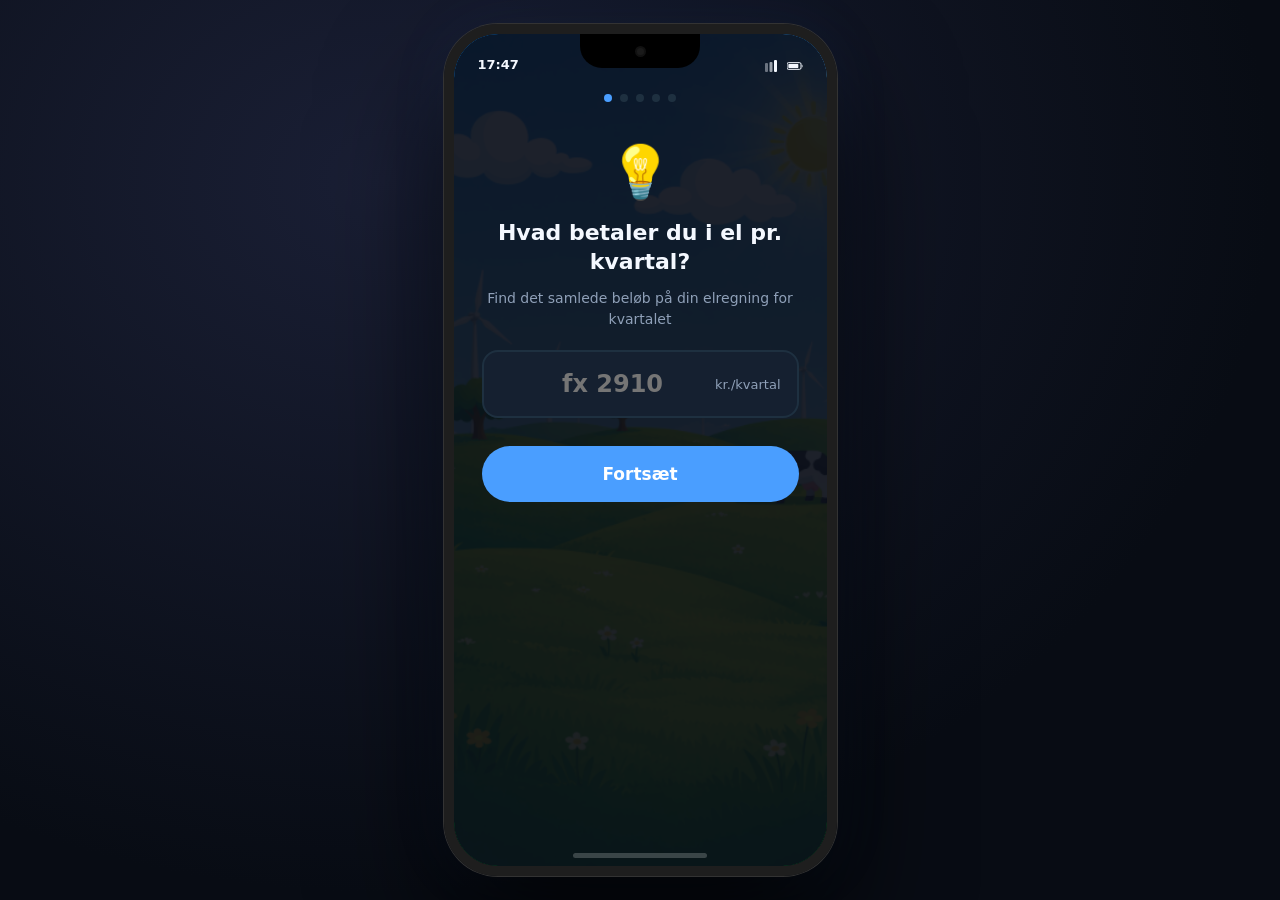
<file: index.html>
<!DOCTYPE html>
<html lang="da">
<head>
<meta name="viewport" content="width=device-width,initial-scale=1,user-scalable=no">
<meta charset="utf-8">
<title>V2H</title>
<link rel="stylesheet" href="style.css">
</head>
<body>

<div id="iphone-frame">
<div id="iphone-notch"><div id="iphone-camera"></div></div>
<div id="iphone-statusbar">
  <span id="sb-time">12:00</span>
  <div id="sb-icons">
    <svg width="16" height="12" viewBox="0 0 16 12"><rect x="0" y="3" width="3" height="9" rx="1" fill="currentColor" opacity=".4"/><rect x="4.5" y="2" width="3" height="10" rx="1" fill="currentColor" opacity=".6"/><rect x="9" y="0" width="3" height="12" rx="1" fill="currentColor"/></svg>
    <svg width="16" height="12" viewBox="0 0 24 12"><rect x="0" y="1" width="21" height="10" rx="2" fill="none" stroke="currentColor" stroke-width="1.5"/><rect x="2" y="3" width="15" height="6" rx="1" fill="currentColor"/><rect x="22" y="4" width="2" height="4" rx="1" fill="currentColor" opacity=".5"/></svg>
  </div>
</div>
<div id="iphone-screen">

<!-- NATUR BAGGRUND -->
<div id="nature-bg">
  <div class="sky"></div>
  <div class="sun"></div>
  <div class="cloud c1"></div>
  <div class="cloud c2"></div>
  <div class="cloud c3"></div>
</div>

<!-- ONBOARDING -->
<div id="onboarding">
  <div class="ob-progress" id="ob-dots"></div>

  <div class="ob-step" id="ob-step-1">
    <div class="ob-icon">💡</div>
    <h2>Hvad betaler du i el pr. kvartal?</h2>
    <p class="ob-sub">Find det samlede beløb på din elregning for kvartalet</p>
    <div class="ob-input-wrap">
      <input type="number" id="inp-elregning" placeholder="fx 2910" min="0" max="99999">
      <span class="ob-unit">kr./kvartal</span>
    </div>
    <button class="ob-next" onclick="obNext(1)">Fortsæt</button>
  </div>

  <div class="ob-step" id="ob-step-2" style="display:none">
    <div class="ob-icon">🚗</div>
    <h2>Hvor mange km kører du typisk på en arbejdsdag?</h2>
    <p class="ob-sub">Til og fra arbejde samlet</p>
    <div class="ob-input-wrap">
      <input type="number" id="inp-km" placeholder="fx 40" min="0" max="999">
      <span class="ob-unit">km/dag</span>
    </div>
    <button class="ob-next" onclick="obNext(2)">Fortsæt</button>
  </div>

  <div class="ob-step" id="ob-step-3" style="display:none">
    <div class="ob-icon">👨‍👩‍👧</div>
    <h2>Hvor mange personer er I i husstanden?</h2>
    <p class="ob-sub">Hjælper os estimere jeres forbrug</p>
    <div class="ob-stepper">
      <button class="step-btn" onclick="stepperChange(-1)">−</button>
      <span id="stepper-val">2</span>
      <button class="step-btn" onclick="stepperChange(1)">+</button>
    </div>
    <button class="ob-next" onclick="obNext(3)">Fortsæt</button>
  </div>

  <div class="ob-step" id="ob-step-4" style="display:none">
    <div class="ob-icon">🔌</div>
    <h2>Kan du lade bilen hjemme?</h2>
    <p class="ob-sub">Fx med en ladeboks eller stikkontakt</p>
    <div class="ob-choices">
      <button class="ob-choice" id="ch-ja" onclick="setChoice('hjemoplad','ja',this)">Ja</button>
      <button class="ob-choice" id="ch-nej" onclick="setChoice('hjemoplad','nej',this)">Nej</button>
    </div>
    <button class="ob-next" onclick="obNext(4)">Fortsæt</button>
  </div>

  <div class="ob-step" id="ob-step-5" style="display:none">
    <div class="ob-icon">🌙</div>
    <h2>Tager du spontane aftenture i bilen?</h2>
    <p class="ob-sub">Vi bruger det til at anbefale en minimumsgrænse</p>
    <div class="ob-choices three">
      <button class="ob-choice" onclick="setChoice('aftensture','sjældent',this)">Sjældent</button>
      <button class="ob-choice" onclick="setChoice('aftensture','nogle',this)">Nogle gange</button>
      <button class="ob-choice" onclick="setChoice('aftensture','ofte',this)">Ofte</button>
    </div>
    <button class="ob-next" onclick="obNext(5)">Se dit estimat</button>
  </div>

  <div class="ob-step" id="ob-summary" style="display:none">
    <div class="ob-icon">✅</div>
    <h2>Vi har lavet dit personlige estimat</h2>
    <div class="ob-summary-card">
      <div class="ob-sum-row">
        <span class="ob-sum-lbl">Gennemsnitlig elpris</span>
        <span class="ob-sum-val" id="sum-elpris" style="color:var(--bl)">—</span>
      </div>
      <div class="ob-sum-row">
        <span class="ob-sum-lbl">Potentiel besparelse</span>
        <span class="ob-sum-val" id="sum-besparelse">—</span>
      </div>
      <div class="ob-sum-row">
        <span class="ob-sum-lbl">Anbefalet minimumsgrænse</span>
        <span class="ob-sum-val" id="sum-min">—</span>
      </div>
    </div>
    <p class="ob-fine">Baseret på din gennemsnitlige elpris og at 90% af dit forbrug flyttes til natpris via V2H</p>
    <button class="ob-next" onclick="obFinish()">Kom i gang</button>
  </div>
</div>

<!-- MAIN APP -->
<div id="app" style="display:none">

  <!-- HJEM -->
  <div class="screen" id="screen-hjem">

    <div class="hjem-body">
      <!-- Price gauge left -->
      <div class="gauge-wrap">
        <div class="gauge-bar" id="gauge-bar">
          <div class="gauge-marker" id="gauge-marker"></div>
        </div>
        <div class="gauge-label" id="gauge-label">— kr/kWh</div>
        <div class="gauge-status">Elpris nu</div>
      </div>

      <!-- Center content -->
      <div class="hjem-center">
        <!-- Mini cards -->
        <div class="hjem-cards">
          <div class="mini-card">
            <div class="mini-card-lbl">Batteri</div>
            <div class="mini-card-val" id="hjem-soc">95%</div>
            <div class="mini-card-sub" id="hjem-km">— km</div>
          </div>
          <div class="mini-card">
            <div class="mini-card-lbl">Strømpris</div>
            <div class="mini-card-val" id="hjem-price">— øre</div>
            <div class="mini-card-sub" id="hjem-price-lbl">—</div>
          </div>
        </div>

        <!-- Besparelse all time -->
        <div class="sav-alltime-card">
          <div class="sav-alltime-lbl">All time besparelse</div>
          <div class="sav-alltime-vals">
            <div class="sav-alltime-item">
              <div class="sav-alltime-icon">💰</div>
              <div class="sav-alltime-val" id="hjem-savings">0,00 kr.</div>
            </div>
            <div class="sav-alltime-divider"></div>
            <div class="sav-alltime-item">
              <div class="sav-alltime-icon">📱</div>
              <div class="sav-alltime-val" id="hjem-iphone">0 opl.</div>
            </div>
          </div>
        </div>
      </div>
    </div>

    <!-- Bund: Automatisk + Swipe -->
    <div class="hjem-swipe-wrap">
      <button class="auto-btn" id="auto-btn" onclick="toggleAuto()">
        <span class="auto-dot" id="auto-dot"></span>
        <span id="auto-lbl">Automatisk tilstand</span>
      </button>
      <div class="swipe-track" id="swipe-track">
        <div class="swipe-thumb" id="swipe-thumb"></div>
        <span class="swipe-lbl" id="swipe-lbl">Tilslut elbil →</span>
      </div>
    </div>
  </div>

  <!-- STRØM -->
  <div class="screen" id="screen-strom" style="display:none">
    <div class="screen-header">Strøm</div>

    <div class="card">
      <div class="card-lbl">Pris lige nu</div>
      <div class="strom-now">
        <span class="strom-price" id="strom-price">—</span>
        <span class="strom-unit">kr/kWh</span>
      </div>
      <div class="strom-tag" id="strom-tag">—</div>
    </div>

    <div class="card">
      <div class="card-lbl">Energisammensætning</div>
      <div class="emix-list">
        <div class="emix-row">
          <span class="emix-name">Vind, vand &amp; sol</span>
          <div class="emix-bar-wrap"><div class="emix-bar" id="emix-vind" style="background:#22c55e"></div></div>
          <span class="emix-pct" id="emix-vind-pct">—%</span>
        </div>
        <div class="emix-row">
          <span class="emix-name">Biomasse &amp; affald</span>
          <div class="emix-bar-wrap"><div class="emix-bar" id="emix-bio" style="background:#84cc16"></div></div>
          <span class="emix-pct" id="emix-bio-pct">—%</span>
        </div>
        <div class="emix-row">
          <span class="emix-name">Naturgas</span>
          <div class="emix-bar-wrap"><div class="emix-bar" id="emix-gas" style="background:#f97316"></div></div>
          <span class="emix-pct" id="emix-gas-pct">—%</span>
        </div>
        <div class="emix-row">
          <span class="emix-name">Kul</span>
          <div class="emix-bar-wrap"><div class="emix-bar" id="emix-kul" style="background:#6b7a99"></div></div>
          <span class="emix-pct" id="emix-kul-pct">—%</span>
        </div>
        <div class="emix-row">
          <span class="emix-name">Atomkraft</span>
          <div class="emix-bar-wrap"><div class="emix-bar" id="emix-atom" style="background:#a855f7"></div></div>
          <span class="emix-pct" id="emix-atom-pct">—%</span>
        </div>
        <div class="emix-row">
          <span class="emix-name">Olie</span>
          <div class="emix-bar-wrap"><div class="emix-bar" id="emix-olie" style="background:#ef4444"></div></div>
          <span class="emix-pct" id="emix-olie-pct">—%</span>
        </div>
      </div>
    </div>

    <div class="card chart-card">
      <div class="card-lbl">Prisprognose i dag</div>
      <svg id="price-chart" width="100%" height="120"></svg>
      <div class="chart-legend">
        <span class="legend-now">● Nu</span>
        <span class="legend-cheap">● Billigst</span>
      </div>
    </div>
  </div>

  <!-- BILBATTERI -->
  <div class="screen" id="screen-batteri" style="display:none">
    <div class="screen-header">Bilbatteri</div>

    <div class="batt-arc-wrap">
      <svg viewBox="0 0 200 110" class="batt-svg">
        <path id="batt-track" d="M15,105 A95,95 0 0,1 185,105" fill="none" stroke-width="16" stroke-linecap="round"/>
        <path id="batt-fill" d="M15,105 A95,95 0 0,1 185,105" fill="none" stroke-width="16" stroke-linecap="round"/>
      </svg>
      <div class="batt-pct" id="batt-pct">95%</div>
      <div class="batt-km" id="batt-km">— km</div>
    </div>

    <div class="card">
      <div class="card-lbl">Minimumsgrænse</div>
      <div class="min-row">
        <span class="min-label">Gå ikke under</span>
        <span class="min-val" id="min-val-lbl">20%</span>
      </div>
      <input type="range" id="min-slider" min="0" max="90" value="20" class="min-slider">
      <p class="min-hint">Bevarer strøm til spontan køretur</p>
    </div>

    <div class="card">
      <div class="card-lbl">Batteritilstand</div>
      <div class="health-row">
        <div class="health-bar-wrap">
          <div class="health-bar" id="health-bar"></div>
        </div>
        <span class="health-pct" id="health-pct">—%</span>
      </div>
    </div>
  </div>

  <!-- BESPARELSE -->
  <div class="screen" id="screen-besparelse" style="display:none">
    <div class="screen-header">Besparelse</div>

    <!-- All time -->
    <div class="sav-section-lbl">All time besparelser</div>
    <div class="sav-cards">
      <div class="sav-card">
        <div class="sav-icon">💰</div>
        <div class="sav-val" id="sav-kr">0,00</div>
        <div class="sav-lbl">kr. i alt</div>
      </div>
      <div class="sav-card">
        <div class="sav-icon">📱</div>
        <div class="sav-val" id="sav-iphone">0</div>
        <div class="sav-lbl">opl. i alt</div>
      </div>
    </div>

    <!-- Estimeret besparelse fra onboarding -->
    <div class="card" id="sim-est-card" style="display:none">
      <div class="card-lbl">Estimeret besparelse</div>
      <div class="sav-cards" style="margin-bottom:8px">
        <div class="sav-card">
          <div class="sav-val" id="sim-md-kr">—</div>
          <div class="sav-lbl">kr./md.</div>
        </div>
        <div class="sav-card">
          <div class="sav-val" id="sim-aar-kr">—</div>
          <div class="sav-lbl">kr./år</div>
        </div>
      </div>
      <p class="sim-est-detail">Din gennemsnitspris: <span id="sim-elpris">—</span> kr/kWh &middot; Natpris: 1,32 kr/kWh</p>
    </div>

    <!-- Simulator + Wheel i bunden -->
    <div class="wheel-bottom">
      <div class="sav-section-lbl">Besparelse simulator</div>
      <div class="sim-cards">
        <div class="sim-card">
          <div class="sim-val" id="wheel-kr">—</div>
          <div class="sim-lbl">kr. ved <span id="wheel-uger-lbl">1</span> uge</div>
        </div>
        <div class="sim-card">
          <div class="sim-val" id="wheel-opl">—</div>
          <div class="sim-lbl">Emissionsbesparelse i telefonopladninger</div>
        </div>
      </div>
      <div class="week-strip">
        <div class="week-drum" id="week-drum" onclick="wheelCenterClick()">
          <span class="week-drum-arrow">▲</span>
          <input id="wheel-weeks-input" type="number" min="1" max="520" value="1" oninput="wheelInputChange(this.value)" onblur="wheelInputBlur()">
          <span class="week-drum-arrow">▼</span>
        </div>
        <div class="week-strip-right">
          <div class="week-strip-val" id="wheel-uger-lbl">1 uge</div>
          <div class="week-strip-hint">Træk op/ned · eller tast tal</div>
        </div>
      </div>
    </div>
  </div>

  <!-- SKOVEN -->
  <div class="screen" id="screen-skoven" style="display:none">
    <div class="screen-header">Skoven</div>
    <div class="card">
      <div class="card-lbl">Din skov</div>
      <p class="forest-intro">Du har sparet emission svarende til</p>
      <div class="forest-stat">
        <div class="forest-num" id="forest-trees">—</div>
        <div class="forest-lbl">træers årlige CO₂-optag</div>
      </div>
      <div class="forest-progress-wrap">
        <div class="forest-progress-bar" id="forest-bar"></div>
      </div>
      <div class="forest-next" id="forest-next">Estimat baseret på din CO₂-besparelse</div>
    </div>
    <div class="forest-scene" id="forest-scene"></div>
    <div class="card" style="margin-top:auto">
      <div class="card-lbl">Hvad betyder det?</div>
      <p class="forest-desc" id="forest-tree-desc">Din estimerede CO₂-besparelse svarer til <strong id="trees-low">—</strong> bøgetræers årlige CO₂-optag.</p>
      <p class="co2-note" style="margin-top:8px">Baseret på bøgetræ: 15 kg CO₂-optag pr. træ pr. år (illustrativt estimat).</p>
    </div>

    <div class="card" id="co2-card" style="display:none">
      <div class="card-lbl">CO₂-estimat</div>
      <div class="co2-rows">
        <div class="co2-row">
          <span class="co2-lbl">Flyttet el pr. år</span>
          <span class="co2-val" id="co2-kwh">—</span>
        </div>
        <div class="co2-row">
          <span class="co2-lbl">CO₂-påvirkning (estimat)</span>
          <span class="co2-val" id="co2-affected">—</span>
        </div>
        <div class="co2-row">
          <span class="co2-lbl">CO₂-besparelse (estimat)*</span>
          <span class="co2-val co2-green" id="co2-saving">—</span>
        </div>
        <div class="co2-row" style="border-top:1px solid rgba(255,255,255,.08);padding-top:8px;margin-top:2px">
          <span class="co2-lbl">CO₂ pr. fuld opladning*</span>
          <span class="co2-val" id="co2-per-charge">4,16 kg CO₂e</span>
        </div>
      </div>
      <p class="co2-note">*Simpelt estimat — ikke en præcis måling. Baseret på Energistyrelsens faktor 69,3 g CO₂e/kWh (DK1 2026). CO₂-besparelse antager 20% renere natstrøm.</p>
    </div>
  </div>

  <!-- BOTTOM NAV -->
  <nav id="bottom-nav">
    <button class="nav-btn active" onclick="navTo('hjem',this)">
      <svg viewBox="0 0 24 24"><path d="M3 12L12 3l9 9M5 10v9h5v-5h4v5h5v-9"/></svg>
      <span>Hjem</span>
    </button>
    <button class="nav-btn" onclick="navTo('strom',this)">
      <svg viewBox="0 0 24 24"><path d="M13 2L3 14h9l-1 8 10-12h-9l1-8z"/></svg>
      <span>Strøm</span>
    </button>
    <button class="nav-btn" onclick="navTo('batteri',this)">
      <svg viewBox="0 0 24 24"><rect x="2" y="7" width="18" height="11" rx="2"/><path d="M22 11v3"/></svg>
      <span>Batteri</span>
    </button>
    <button class="nav-btn" onclick="navTo('besparelse',this)">
      <svg viewBox="0 0 24 24"><path d="M12 2v20M17 5H9.5a3.5 3.5 0 000 7h5a3.5 3.5 0 010 7H6"/></svg>
      <span>Besparelse</span>
    </button>
    <button class="nav-btn" onclick="navTo('skoven',this)">
      <svg viewBox="0 0 24 24"><path d="M12 2L8 9H4l8 6-3 7 3-2 3 2-3-7 8-6h-4z" fill="currentColor" stroke="none"/></svg>
      <span>Skoven</span>
    </button>
  </nav>
</div>

<div id="toast"></div>

<div id="dlg">
  <div class="dlg-box">
    <h2>Batteri ved grænse</h2>
    <p>Elbilen er frakoblet. Vil du fortsætte til 0%?</p>
    <div class="dlg-btns">
      <button class="dlg-btn-ok" onclick="doFortsaet()">Fortsæt til 0%</button>
      <button class="dlg-btn-cancel" onclick="doFrakobl()">Frakobl</button>
    </div>
  </div>
</div>

<script src="app.js"></script>

</div><!-- iphone-screen -->
<div id="iphone-home"></div>
</div><!-- iphone-frame -->
</body>
</html>
</file>
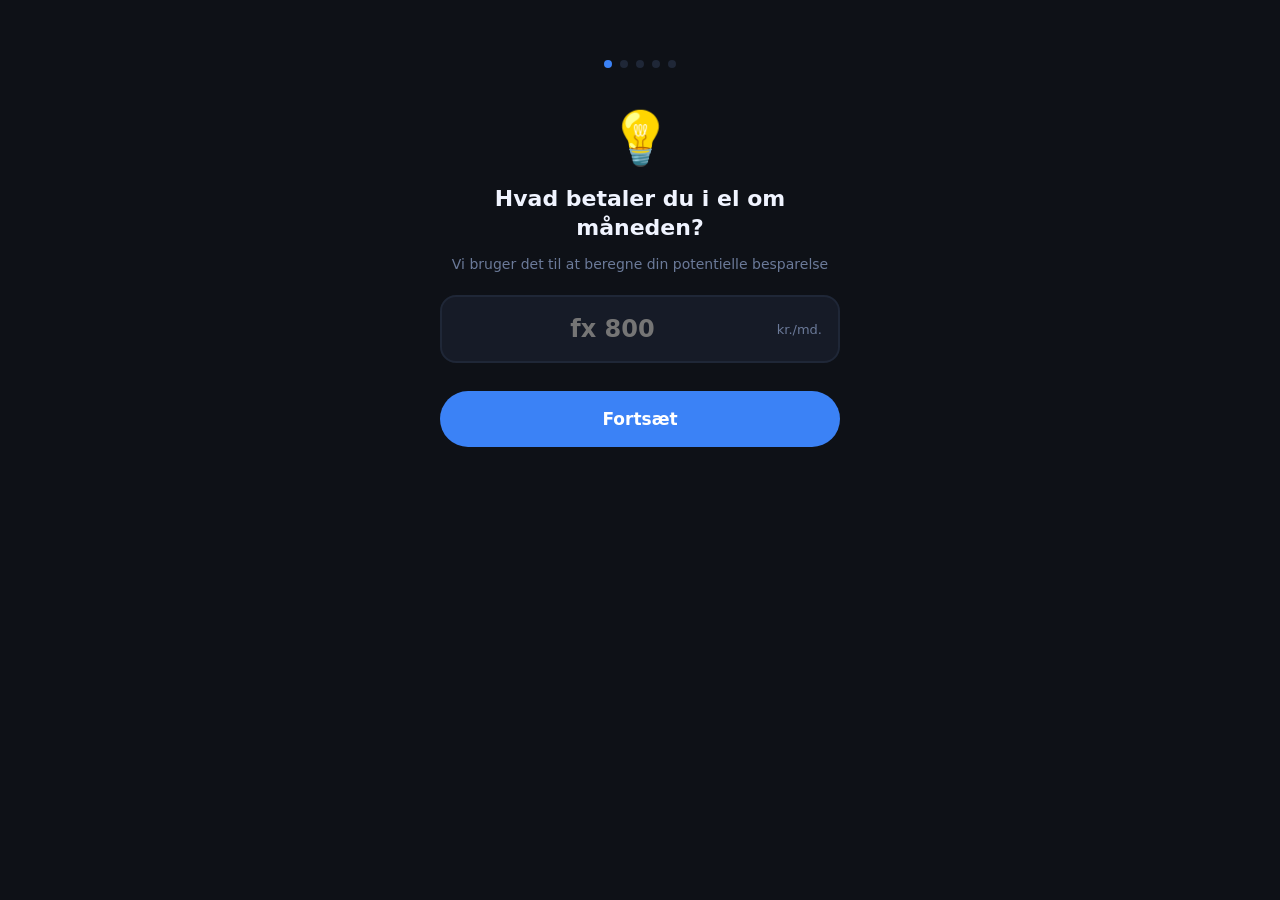
<file: til_esp32/index.html>
<!DOCTYPE html>
<html lang="da">
<head>
<meta name="viewport" content="width=device-width,initial-scale=1,user-scalable=no">
<meta charset="utf-8">
<title>V2H</title>
<link rel="stylesheet" href="style.css">
</head>
<body>

<!-- ONBOARDING -->
<div id="onboarding">
  <div class="ob-progress" id="ob-dots"></div>

  <div class="ob-step" id="ob-step-1">
    <div class="ob-icon">💡</div>
    <h2>Hvad betaler du i el om måneden?</h2>
    <p class="ob-sub">Vi bruger det til at beregne din potentielle besparelse</p>
    <div class="ob-input-wrap">
      <input type="number" id="inp-elregning" placeholder="fx 800" min="0" max="9999">
      <span class="ob-unit">kr./md.</span>
    </div>
    <button class="ob-next" onclick="obNext(1)">Fortsæt</button>
  </div>

  <div class="ob-step" id="ob-step-2" style="display:none">
    <div class="ob-icon">🚗</div>
    <h2>Hvor mange km kører du typisk på en arbejdsdag?</h2>
    <p class="ob-sub">Til og fra arbejde samlet</p>
    <div class="ob-input-wrap">
      <input type="number" id="inp-km" placeholder="fx 40" min="0" max="999">
      <span class="ob-unit">km/dag</span>
    </div>
    <button class="ob-next" onclick="obNext(2)">Fortsæt</button>
  </div>

  <div class="ob-step" id="ob-step-3" style="display:none">
    <div class="ob-icon">👨‍👩‍👧</div>
    <h2>Hvor mange personer er I i husstanden?</h2>
    <p class="ob-sub">Hjælper os estimere jeres forbrug</p>
    <div class="ob-stepper">
      <button class="step-btn" onclick="stepperChange(-1)">−</button>
      <span id="stepper-val">2</span>
      <button class="step-btn" onclick="stepperChange(1)">+</button>
    </div>
    <button class="ob-next" onclick="obNext(3)">Fortsæt</button>
  </div>

  <div class="ob-step" id="ob-step-4" style="display:none">
    <div class="ob-icon">🔌</div>
    <h2>Kan du lade bilen hjemme?</h2>
    <p class="ob-sub">Fx med en ladeboks eller stikkontakt</p>
    <div class="ob-choices">
      <button class="ob-choice" id="ch-ja" onclick="setChoice('hjemoplad','ja',this)">Ja</button>
      <button class="ob-choice" id="ch-nej" onclick="setChoice('hjemoplad','nej',this)">Nej</button>
    </div>
    <button class="ob-next" onclick="obNext(4)">Fortsæt</button>
  </div>

  <div class="ob-step" id="ob-step-5" style="display:none">
    <div class="ob-icon">🌙</div>
    <h2>Tager du spontane aftenture i bilen?</h2>
    <p class="ob-sub">Vi bruger det til at anbefale en minimumsgrænse</p>
    <div class="ob-choices three">
      <button class="ob-choice" onclick="setChoice('aftensture','sjældent',this)">Sjældent</button>
      <button class="ob-choice" onclick="setChoice('aftensture','nogle',this)">Nogle gange</button>
      <button class="ob-choice" onclick="setChoice('aftensture','ofte',this)">Ofte</button>
    </div>
    <button class="ob-next" onclick="obNext(5)">Se dit estimat</button>
  </div>

  <div class="ob-step" id="ob-summary" style="display:none">
    <div class="ob-icon">✅</div>
    <h2>Vi har lavet dit personlige estimat</h2>
    <div class="ob-summary-card">
      <div class="ob-sum-row">
        <span class="ob-sum-lbl">Potentiel besparelse</span>
        <span class="ob-sum-val" id="sum-besparelse">—</span>
      </div>
      <div class="ob-sum-row">
        <span class="ob-sum-lbl">Anbefalet minimumsgrænse</span>
        <span class="ob-sum-val" id="sum-min">—</span>
      </div>
    </div>
    <p class="ob-fine">Baseret på at 40% af dit forbrug flyttes til billig strøm via V2H</p>
    <button class="ob-next" onclick="obFinish()">Kom i gang</button>
  </div>
</div>

<!-- MAIN APP -->
<div id="app" style="display:none">

  <!-- HJEM -->
  <div class="screen" id="screen-hjem">
    <div class="screen-top">
      <div id="clk-time">--:--</div>
      <div id="clk-date">—</div>
    </div>

    <div class="hjem-body">
      <!-- Price gauge left -->
      <div class="gauge-wrap">
        <div class="gauge-bar" id="gauge-bar">
          <div class="gauge-marker" id="gauge-marker"></div>
        </div>
        <div class="gauge-label" id="gauge-label">— øre/kWh</div>
        <div class="gauge-status" id="gauge-status">—</div>
      </div>

      <!-- Center content -->
      <div class="hjem-center">
        <div class="status-text" id="hjem-status-txt">Huset bruger almindelig netstrøm</div>

        <!-- Swipe toggle -->
        <div class="swipe-track" id="swipe-track">
          <div class="swipe-thumb" id="swipe-thumb"></div>
          <span class="swipe-lbl" id="swipe-lbl">Tilslut elbil →</span>
        </div>

        <!-- Mini cards -->
        <div class="hjem-cards">
          <div class="mini-card">
            <div class="mini-card-lbl">Batteri</div>
            <div class="mini-card-val" id="hjem-soc">95%</div>
            <div class="mini-card-sub" id="hjem-km">— km</div>
          </div>
          <div class="mini-card">
            <div class="mini-card-lbl">Strømpris</div>
            <div class="mini-card-val" id="hjem-price">— øre</div>
            <div class="mini-card-sub" id="hjem-price-lbl">—</div>
          </div>
        </div>
      </div>
    </div>
  </div>

  <!-- STRØM -->
  <div class="screen" id="screen-strom" style="display:none">
    <div class="screen-header">Strøm</div>

    <div class="card">
      <div class="card-lbl">Pris lige nu</div>
      <div class="strom-now">
        <span class="strom-price" id="strom-price">—</span>
        <span class="strom-unit">øre/kWh</span>
      </div>
      <div class="strom-tag" id="strom-tag">—</div>
    </div>

    <div class="card">
      <div class="card-lbl">Vedvarende energi</div>
      <div class="green-row">
        <div class="green-bar-wrap">
          <div class="green-bar" id="green-bar"></div>
        </div>
        <span class="green-pct" id="green-pct">—%</span>
      </div>
      <div class="green-sub" id="green-sub">—</div>
    </div>

    <div class="card chart-card">
      <div class="card-lbl">Prisprognose i dag</div>
      <svg id="price-chart" width="100%" height="120"></svg>
      <div class="chart-legend">
        <span class="legend-now">● Nu</span>
        <span class="legend-cheap">● Billigst</span>
      </div>
    </div>
  </div>

  <!-- BILBATTERI -->
  <div class="screen" id="screen-batteri" style="display:none">
    <div class="screen-header">Bilbatteri</div>

    <div class="batt-arc-wrap">
      <svg viewBox="0 0 200 120" class="batt-svg">
        <path id="batt-track" d="M20,110 A90,90 0 0,1 180,110" fill="none" stroke-width="14" stroke-linecap="round"/>
        <path id="batt-fill" d="M20,110 A90,90 0 0,1 180,110" fill="none" stroke-width="14" stroke-linecap="round"/>
      </svg>
      <div class="batt-arc-center">
        <div class="batt-pct" id="batt-pct">95%</div>
        <div class="batt-km" id="batt-km">— km</div>
      </div>
    </div>

    <div class="card">
      <div class="card-lbl">Minimumsgrænse</div>
      <div class="min-row">
        <span class="min-label">Gå ikke under</span>
        <span class="min-val" id="min-val-lbl">20%</span>
      </div>
      <input type="range" id="min-slider" min="0" max="90" value="20" class="min-slider">
      <p class="min-hint">Bevarer strøm til spontan køretur</p>
    </div>

    <div class="card">
      <div class="card-lbl">Batteritilstand</div>
      <div class="health-row">
        <div class="health-bar-wrap">
          <div class="health-bar" id="health-bar"></div>
        </div>
        <span class="health-pct" id="health-pct">—%</span>
      </div>
      <div class="health-note">Systemet går ikke under grænsen uden din tilladelse</div>
    </div>
  </div>

  <!-- BESPARELSE -->
  <div class="screen" id="screen-besparelse" style="display:none">
    <div class="screen-header">Besparelse</div>

    <div class="sav-period-tabs">
      <button class="sav-tab active" onclick="setSavPeriod('dag',this)">Dag</button>
      <button class="sav-tab" onclick="setSavPeriod('uge',this)">Uge</button>
      <button class="sav-tab" onclick="setSavPeriod('måned',this)">Måned</button>
      <button class="sav-tab" onclick="setSavPeriod('år',this)">År</button>
    </div>

    <div class="wheel-wrap">
      <div class="wheel" id="wheel">
        <div class="wheel-inner">
          <div class="wheel-spoke" style="--a:0deg"></div>
          <div class="wheel-spoke" style="--a:45deg"></div>
          <div class="wheel-spoke" style="--a:90deg"></div>
          <div class="wheel-spoke" style="--a:135deg"></div>
          <div class="wheel-spoke" style="--a:180deg"></div>
          <div class="wheel-spoke" style="--a:225deg"></div>
          <div class="wheel-spoke" style="--a:270deg"></div>
          <div class="wheel-spoke" style="--a:315deg"></div>
        </div>
        <div class="wheel-center-ring"></div>
      </div>
    </div>

    <div class="sav-cards">
      <div class="sav-card">
        <div class="sav-icon">💰</div>
        <div class="sav-val" id="sav-kr">0,00</div>
        <div class="sav-lbl">kr. sparet</div>
      </div>
      <div class="sav-card">
        <div class="sav-icon">📱</div>
        <div class="sav-val" id="sav-iphone">0</div>
        <div class="sav-lbl">opladninger</div>
      </div>
    </div>

    <div class="sav-note" id="sav-note">Faktisk besparelse i dag</div>
  </div>

  <!-- BOTTOM NAV -->
  <nav id="bottom-nav">
    <button class="nav-btn active" onclick="navTo('hjem',this)">
      <svg viewBox="0 0 24 24"><path d="M3 12L12 3l9 9M5 10v9h5v-5h4v5h5v-9"/></svg>
      <span>Hjem</span>
    </button>
    <button class="nav-btn" onclick="navTo('strom',this)">
      <svg viewBox="0 0 24 24"><path d="M13 2L3 14h9l-1 8 10-12h-9l1-8z"/></svg>
      <span>Strøm</span>
    </button>
    <button class="nav-btn" onclick="navTo('batteri',this)">
      <svg viewBox="0 0 24 24"><rect x="2" y="7" width="18" height="11" rx="2"/><path d="M22 11v3"/></svg>
      <span>Batteri</span>
    </button>
    <button class="nav-btn" onclick="navTo('besparelse',this)">
      <svg viewBox="0 0 24 24"><path d="M12 2v20M17 5H9.5a3.5 3.5 0 000 7h5a3.5 3.5 0 010 7H6"/></svg>
      <span>Besparelse</span>
    </button>
  </nav>
</div>

<!-- AUTO-STOP DIALOG -->
<dialog id="dlg">
  <h2>Batteri ved grænse</h2>
  <p>Elbilen er nået ned til minimumsgrænsen. Vil du fortsætte alligevel?</p>
  <div class="dlg-btns">
    <button class="dlg-btn-ok" onclick="doFortsaet()">Fortsæt</button>
    <button class="dlg-btn-cancel" onclick="doStop()">Stop</button>
  </div>
</dialog>

<script src="app.js"></script>
</body>
</html>
</file>
<file: style.css>
*{box-sizing:border-box;margin:0;padding:0;-webkit-tap-highlight-color:transparent}
:root{
  --bg:#0e1621;--card:#152030;--bd:#1e3040;
  --tx:#f4f8ff;--mu:#8fa0b8;
  --gn:#34d058;--yl:#f5c842;--rd:#f05252;--bl:#4a9eff;
}

/* ── IPHONE FRAME ────────────────────────────────── */
html,body{
  height:100%;width:100%;overflow:hidden;
  font-family:-apple-system,system-ui,sans-serif;color:var(--tx);
  background:radial-gradient(ellipse at 30% 20%, #1a1f35 0%, #080c14 70%);
  display:flex;align-items:center;justify-content:center;
}
#iphone-frame{
  position:relative;
  width:393px;height:852px;
  flex-shrink:0;
  border-radius:54px;
  border:10px solid #1e1e1e;
  box-shadow:0 0 0 1px #333,0 60px 120px rgba(0,0,0,.8),0 0 60px rgba(59,130,246,.08);
  overflow:hidden;
}
#iphone-notch{
  position:absolute;top:0;left:50%;transform:translateX(-50%);
  width:120px;height:34px;background:#000;
  border-radius:0 0 22px 22px;z-index:200;
  display:flex;align-items:center;justify-content:center;
}
#iphone-camera{
  width:11px;height:11px;border-radius:50%;
  background:#1a1a1a;border:2px solid #111;
}
#iphone-statusbar{
  position:absolute;top:0;left:0;right:0;height:44px;
  display:flex;align-items:flex-end;justify-content:space-between;
  padding:0 24px 6px;z-index:150;pointer-events:none;
}
#sb-time{font-size:13px;font-weight:600;color:var(--tx)}
#sb-icons{display:flex;align-items:center;gap:6px;color:var(--tx)}
#iphone-screen{
  position:absolute;inset:0;overflow:hidden;
  border-radius:44px;background:var(--bg);
}
#iphone-home{
  position:absolute;bottom:8px;left:50%;transform:translateX(-50%);
  width:134px;height:5px;background:rgba(255,255,255,.2);
  border-radius:3px;z-index:100;
}

/* ── NATURE BACKGROUND ──────────────────────────── */
#nature-bg{
  position:absolute;inset:0;z-index:0;overflow:hidden;pointer-events:none;
  background:url('bg_new.png') center bottom / cover no-repeat;
}
.sky,.hill,.trees-row,.bt,.sun,.cloud,.cow{display:none}
/* Sun */
.sun{
  position:absolute;top:8%;right:14%;
  width:54px;height:54px;border-radius:50%;
  background:radial-gradient(circle,#ffe94d 40%,#ffd700 70%,rgba(255,220,0,0) 100%);
  box-shadow:0 0 28px 12px rgba(255,230,0,.55),0 0 60px 20px rgba(255,200,0,.25);
  animation:sunpulse 4s ease-in-out infinite;
}
@keyframes sunpulse{
  0%,100%{box-shadow:0 0 28px 12px rgba(255,230,0,.55),0 0 60px 20px rgba(255,200,0,.25)}
  50%{box-shadow:0 0 38px 18px rgba(255,230,0,.7),0 0 80px 30px rgba(255,200,0,.35)}
}
/* Clouds */
.cloud{position:absolute}
.cloud::before,.cloud::after{content:'';position:absolute;background:rgba(255,255,255,.92);border-radius:50%}
.c1{top:6%;animation:clouds 32s linear infinite}
.c1::before{width:80px;height:30px;top:10px;left:0}
.c1::after{width:46px;height:46px;top:-10px;left:16px;box-shadow:28px 3px 0 rgba(255,255,255,.92)}
.c2{top:14%;animation:clouds 46s linear infinite 14s}
.c2::before{width:60px;height:24px;top:8px;left:0}
.c2::after{width:36px;height:36px;top:-8px;left:12px;box-shadow:20px 2px 0 rgba(255,255,255,.92)}
.c3{top:3%;animation:clouds 26s linear infinite 22s}
.c3::before{width:100px;height:36px;top:12px;left:0}
.c3::after{width:56px;height:56px;top:-14px;left:18px;box-shadow:34px 4px 0 rgba(255,255,255,.92)}
@keyframes clouds{from{left:-220px}to{left:440px}}
/* Cow */
.cow{
  position:absolute;bottom:28%;right:8%;
  width:110px;height:auto;
  mix-blend-mode:multiply;
  animation:cowbob 3s ease-in-out infinite;
}
@keyframes cowbob{
  0%,100%{transform:translateY(0)}
  50%{transform:translateY(-3px)}
}

/* ── ONBOARDING ─────────────────────────────────── */
#onboarding{
  position:absolute;inset:0;display:flex;flex-direction:column;align-items:center;
  justify-content:flex-start;padding:60px 28px 40px;overflow-y:auto;
  background:rgba(10,15,25,.92);
}
.ob-progress{display:flex;gap:8px;margin-bottom:40px}
.ob-dot{width:8px;height:8px;border-radius:50%;background:var(--bd);transition:background .3s}
.ob-dot.active{background:var(--bl)}
.ob-step{width:100%;max-width:400px;display:flex;flex-direction:column;align-items:center;text-align:center;gap:12px}
.ob-icon{font-size:52px;margin-bottom:4px}
.ob-step h2{font-size:22px;font-weight:700;line-height:1.3}
.ob-sub{font-size:14px;color:var(--mu);line-height:1.5}
.ob-input-wrap{position:relative;width:100%;margin:8px 0}
.ob-input-wrap input{
  width:100%;padding:18px 60px 18px 20px;font-size:24px;font-weight:700;
  background:var(--card);border:2px solid var(--bd);border-radius:16px;
  color:var(--tx);outline:none;text-align:center;font-family:inherit;
}
.ob-input-wrap input:focus{border-color:var(--bl)}
.ob-unit{position:absolute;right:18px;top:50%;transform:translateY(-50%);font-size:13px;color:var(--mu)}
.ob-stepper{display:flex;align-items:center;gap:24px;margin:12px 0}
.step-btn{
  width:52px;height:52px;border-radius:50%;border:2px solid var(--bd);
  background:var(--card);color:var(--tx);font-size:24px;cursor:pointer;
}
#stepper-val{font-size:48px;font-weight:800;min-width:60px;text-align:center}
.ob-choices{display:flex;gap:12px;width:100%;margin:8px 0}
.ob-choices.three{flex-direction:column}
.ob-choice{
  flex:1;padding:16px;border-radius:14px;border:2px solid var(--bd);
  background:var(--card);color:var(--tx);font-size:16px;font-weight:600;
  cursor:pointer;transition:all .2s;font-family:inherit;
}
.ob-choice.selected{border-color:var(--bl);background:rgba(59,130,246,.15);color:var(--bl)}
.ob-next{
  width:100%;padding:18px;border-radius:50px;border:none;
  background:var(--bl);color:#fff;font-size:17px;font-weight:700;
  cursor:pointer;margin-top:8px;font-family:inherit;
}
.ob-summary-card{
  width:100%;background:var(--card);border:1px solid var(--bd);border-radius:16px;
  padding:20px;margin:8px 0;
}
.ob-sum-row{display:flex;justify-content:space-between;align-items:center;padding:10px 0;border-bottom:1px solid var(--bd)}
.ob-sum-row:last-child{border-bottom:none}
.ob-sum-lbl{font-size:14px;color:var(--mu)}
.ob-sum-val{font-size:18px;font-weight:700;color:var(--gn)}
.ob-fine{font-size:12px;color:var(--mu);text-align:center;line-height:1.5}

/* ── APP SHELL ──────────────────────────────────── */
#app{
  position:absolute;inset:0;display:flex;flex-direction:column;
  padding-top:44px;padding-bottom:60px;background:transparent;
  z-index:1;
}
.screen{flex:1;overflow-y:auto;padding:20px 20px 12px;display:flex;flex-direction:column;}
.screen-top{display:flex;justify-content:space-between;align-items:flex-start;margin-bottom:20px}
#clk-time{font-size:28px;font-weight:700}
#clk-date{font-size:13px;color:var(--mu);text-align:right;margin-top:4px}
.screen-header{font-size:22px;font-weight:800;margin-bottom:20px}
.card{
  background:rgba(10,16,28,.60);
  backdrop-filter:blur(20px);-webkit-backdrop-filter:blur(20px);
  border:1px solid rgba(255,255,255,.10);border-radius:18px;
  padding:16px 18px;margin-bottom:12px;
  box-shadow:0 4px 24px rgba(0,0,0,.25);
}
.card-lbl{font-size:11px;font-weight:600;color:rgba(255,255,255,.75);letter-spacing:.07em;text-transform:uppercase;margin-bottom:10px}

/* ── HJEM SCREEN ────────────────────────────────── */
#screen-hjem{display:flex;flex-direction:column;position:relative;overflow:hidden;}
#screen-strom{display:flex;flex-direction:column;}
#screen-strom .chart-card{margin-top:auto;}
.hjem-body{display:flex;gap:16px;flex:1;align-items:flex-start;margin-top:4px}
.gauge-wrap{
  width:72px;min-width:72px;display:flex;flex-direction:column;align-items:center;gap:8px;
}
.gauge-bar{
  width:38px;height:260px;border-radius:19px;
  background:linear-gradient(to bottom,#ef4444,#f97316 30%,#eab308 55%,#22c55e);
  position:relative;
  box-shadow:0 0 30px rgba(0,0,0,.4), inset 0 0 8px rgba(255,255,255,.05);
}
.gauge-marker{
  position:absolute;left:-8px;right:-8px;height:5px;
  background:#fff;border-radius:3px;
  box-shadow:0 0 10px rgba(255,255,255,.9);transition:top .8s;
  top:50%;
}
.gauge-label{font-size:13px;font-weight:700;color:var(--tx);text-align:center;line-height:1.3}
.gauge-status{font-size:12px;font-weight:600;color:rgba(255,255,255,.75);text-align:center;line-height:1.4}
.hjem-center{flex:1;display:flex;flex-direction:column;gap:14px}
.hjem-swipe-wrap{position:absolute;bottom:12px;left:0;right:0;padding:0 20px 4px;}

/* swipe toggle */
.swipe-track{
  position:relative;height:68px;
  background:rgba(10,16,28,.60);
  backdrop-filter:blur(20px);-webkit-backdrop-filter:blur(20px);
  border:2px solid var(--gn);border-radius:34px;overflow:hidden;cursor:pointer;
  user-select:none;box-shadow:0 0 20px rgba(34,197,94,.15);
}
.swipe-track.on{
  border-color:var(--rd);
  background:rgba(30,10,10,.65);
  box-shadow:0 0 20px rgba(239,68,68,.2);
}
.swipe-thumb{
  position:absolute;top:7px;left:7px;width:54px;height:54px;
  background:radial-gradient(circle at 35% 35%,#4ade80,#16a34a);
  border-radius:50%;transition:left .3s,background .3s;
  box-shadow:0 4px 16px rgba(34,197,94,.5);
}
.swipe-track.on .swipe-thumb{
  background:radial-gradient(circle at 35% 35%,#f87171,#dc2626);
  box-shadow:0 4px 16px rgba(239,68,68,.5);
}
.swipe-lbl{
  position:absolute;inset:0;display:flex;align-items:center;justify-content:center;
  font-size:15px;font-weight:700;color:var(--gn);pointer-events:none;padding-left:68px;
  letter-spacing:.02em;
}
.swipe-track.on .swipe-lbl{color:var(--rd);padding-left:0;padding-right:68px}
.swipe-track.locked{border-color:rgba(255,255,255,.15);box-shadow:none;opacity:.45;cursor:default;}
.swipe-track.locked .swipe-thumb{background:radial-gradient(circle at 35% 35%,#888,#444);box-shadow:none;}
.swipe-track.locked .swipe-lbl{color:rgba(255,255,255,.5);padding-left:0;text-align:center;font-size:13px;}
.hjem-cards{display:flex;gap:10px}
.mini-card{
  flex:1;background:rgba(10,16,28,.60);
  backdrop-filter:blur(20px);-webkit-backdrop-filter:blur(20px);
  border:1px solid rgba(255,255,255,.10);border-radius:16px;padding:16px 14px;
  box-shadow:0 4px 16px rgba(0,0,0,.2);
}
.mini-card-lbl{font-size:11px;font-weight:600;color:rgba(255,255,255,.75);text-transform:uppercase;letter-spacing:.06em;margin-bottom:6px}
.mini-card-val{font-size:26px;font-weight:800}
.mini-card-sub{font-size:12px;color:rgba(255,255,255,.75);margin-top:4px}
.sav-alltime-card{
  background:rgba(10,16,28,.60);
  backdrop-filter:blur(20px);-webkit-backdrop-filter:blur(20px);
  border:1px solid rgba(255,255,255,.10);border-radius:16px;
  padding:14px 16px;
}
.sav-alltime-lbl{font-size:11px;font-weight:600;color:rgba(255,255,255,.75);text-transform:uppercase;letter-spacing:.07em;margin-bottom:10px}
.sav-alltime-vals{display:flex;align-items:center;gap:0}
.sav-alltime-item{flex:1;display:flex;align-items:center;gap:8px}
.sav-alltime-icon{font-size:20px}
.sav-alltime-val{font-size:18px;font-weight:800;color:var(--gn)}
.sav-alltime-divider{width:1px;height:32px;background:var(--bd);margin:0 12px}
.auto-btn{
  width:100%;padding:14px;border-radius:14px;border:1px solid rgba(255,255,255,.10);
  background:rgba(10,16,28,.60);
  backdrop-filter:blur(20px);-webkit-backdrop-filter:blur(20px);
  color:var(--tx);font-size:15px;font-weight:600;
  cursor:pointer;font-family:inherit;display:flex;align-items:center;justify-content:center;
  gap:10px;margin-bottom:10px;transition:all .2s;
}
.auto-btn.on{border-color:var(--bl);background:rgba(59,130,246,.12);color:var(--bl)}
.auto-dot{
  width:10px;height:10px;border-radius:50%;background:var(--mu);transition:background .3s;
}
.auto-btn.on .auto-dot{background:var(--bl);box-shadow:0 0 8px rgba(59,130,246,.6);}

/* ── STRØM SCREEN ───────────────────────────────── */
.strom-now{display:flex;align-items:baseline;gap:6px;margin-bottom:4px}
.strom-price{font-size:42px;font-weight:800}
.strom-unit{font-size:15px;color:var(--mu)}
.strom-tag{
  display:inline-block;font-size:12px;font-weight:600;padding:4px 10px;
  border-radius:20px;margin-top:4px;
}
.strom-tag.cheap{background:rgba(34,197,94,.15);color:var(--gn)}
.strom-tag.mid{background:rgba(234,179,8,.15);color:var(--yl)}
.strom-tag.exp{background:rgba(239,68,68,.15);color:var(--rd)}
.emix-list{display:flex;flex-direction:column;gap:8px}
.emix-row{display:flex;align-items:center;gap:8px}
.emix-name{font-size:12px;color:var(--mu);width:120px;min-width:120px}
.emix-bar-wrap{flex:1;height:8px;background:var(--bd);border-radius:4px;overflow:hidden}
.emix-bar{height:100%;border-radius:4px;transition:width .8s;width:0%}
.emix-pct{font-size:12px;font-weight:700;min-width:38px;text-align:right}
.chart-card{}
#price-chart{display:block;overflow:visible}
.chart-legend{display:flex;gap:16px;margin-top:8px;font-size:11px;color:var(--mu)}
.legend-now{color:var(--bl)}
.legend-cheap{color:var(--gn)}

/* ── BATTERI SCREEN ─────────────────────────────── */
.batt-arc-wrap{
  width:260px;margin:16px auto 8px;
  display:flex;flex-direction:column;align-items:center;gap:4px;
}
.batt-svg{width:100%;overflow:visible;display:block;}
#batt-track{stroke:var(--bd)}
#batt-fill{stroke:var(--bl);transition:stroke-dashoffset .8s,stroke .8s}
.batt-pct{font-size:48px;font-weight:800;line-height:1;margin-top:-8px}
.batt-km{font-size:15px;color:rgba(255,255,255,.75);margin-bottom:4px}
.min-row{display:flex;justify-content:space-between;align-items:center;margin-bottom:10px}
.min-label{font-size:14px;color:var(--mu)}
.min-val{font-size:16px;font-weight:700;color:var(--rd)}
.min-slider{
  width:100%;height:4px;-webkit-appearance:none;appearance:none;
  background:var(--bd);border-radius:2px;outline:none;margin-bottom:8px;
}
.min-slider::-webkit-slider-thumb{
  -webkit-appearance:none;width:22px;height:22px;border-radius:50%;
  background:var(--rd);cursor:pointer;box-shadow:0 0 8px rgba(239,68,68,.5);
}
.min-hint{font-size:12px;color:var(--mu)}
.health-row{display:flex;align-items:center;gap:12px;margin-bottom:6px}
.health-bar-wrap{flex:1;height:10px;background:var(--bd);border-radius:5px;overflow:hidden}
.health-bar{height:100%;background:var(--gn);border-radius:5px;transition:width .8s}
.health-pct{font-size:15px;font-weight:700;color:var(--gn);min-width:36px;text-align:right}
.health-note{font-size:11px;color:var(--mu)}

/* ── BESPARELSE SCREEN ──────────────────────────── */
#screen-besparelse{display:flex;flex-direction:column;overflow-y:auto;}
/* ── SKOVEN ──────────────────────────────────────── */
.forest-stat{display:flex;align-items:baseline;gap:8px;margin-bottom:10px}
.forest-num{font-size:48px;font-weight:800;color:var(--gn)}
.forest-lbl{font-size:14px;color:var(--mu)}
.forest-progress-wrap{height:8px;background:var(--bd);border-radius:4px;overflow:hidden;margin-bottom:6px}
.forest-progress-bar{height:100%;background:var(--gn);border-radius:4px;transition:width .8s;width:0%}
.forest-next{font-size:12px;color:var(--mu)}
.forest-scene{
  flex:1;display:flex;align-items:flex-end;justify-content:flex-start;
  flex-wrap:wrap;gap:6px;padding:12px 4px;min-height:120px;
}
.forest-tree{font-size:28px;animation:treeGrow .4s ease-out both;line-height:1}
@keyframes treeGrow{from{transform:scale(0) translateY(10px);opacity:0}to{transform:scale(1) translateY(0);opacity:1}}
.forest-desc{font-size:13px;color:var(--mu);line-height:1.6}
.forest-desc strong{color:var(--gn)}

.sav-section-lbl{font-size:14px;font-weight:600;color:rgba(255,255,255,.75);text-transform:uppercase;letter-spacing:.08em;margin-bottom:8px}
.sim-cards{display:flex;gap:12px;margin-bottom:4px}
.sim-card{flex:1;background:rgba(10,16,28,.60);backdrop-filter:blur(20px);-webkit-backdrop-filter:blur(20px);border:1px solid rgba(255,255,255,.10);border-radius:14px;padding:14px;text-align:center}
.sim-val{font-size:30px;font-weight:800;color:var(--gn)}
.sim-lbl{font-size:13px;color:rgba(255,255,255,.75);margin-top:6px}
.wheel-bottom{
  display:flex;flex-direction:column;align-items:center;gap:10px;
  width:100%;margin-top:4px;padding-bottom:16px;
}
.wheel-bottom .sav-section-lbl{align-self:flex-start}
.wheel-bottom .sim-cards{width:100%}
.wheel{
  width:320px;height:320px;min-width:320px;border-radius:50%;
  border:3px solid rgba(74,158,255,.5);position:relative;cursor:grab;
  user-select:none;transition:transform .2s;
  background:rgba(10,16,28,.52);
  backdrop-filter:blur(20px);-webkit-backdrop-filter:blur(20px);
  box-shadow:0 0 32px rgba(59,130,246,.15);
}
.wheel:active{cursor:grabbing}
.wheel-inner{position:absolute;inset:0;border-radius:50%;}
.wheel-spoke{
  position:absolute;top:50%;left:50%;width:46%;height:2px;
  background:rgba(59,130,246,.4);transform-origin:left center;
  transform:rotate(var(--a));
}
.wheel-center{
  position:absolute;top:50%;left:50%;transform:translate(-50%,-50%);
  display:flex;flex-direction:column;align-items:center;
  background:rgba(10,16,28,.65);backdrop-filter:blur(12px);-webkit-backdrop-filter:blur(12px);
  border-radius:50%;width:80px;height:80px;
  justify-content:center;border:2px solid rgba(74,158,255,.6);cursor:text;
  box-shadow:0 0 16px rgba(59,130,246,.2);
}
#wheel-weeks-input{
  width:60px;text-align:center;background:transparent;border:none;outline:none;
  font-size:24px;font-weight:800;color:var(--bl);font-family:inherit;
  -moz-appearance:textfield;padding:0;line-height:1;
}
#wheel-weeks-input::-webkit-outer-spin-button,
#wheel-weeks-input::-webkit-inner-spin-button{-webkit-appearance:none;}
.wheel-weeks-lbl{font-size:9px;color:var(--mu);text-transform:uppercase;letter-spacing:.05em}
.week-savings{flex:1;display:flex;flex-direction:column;gap:14px}
.week-sav-row{display:flex;align-items:center;gap:12px}
.week-sav-icon{font-size:24px}
.week-sav-val{font-size:22px;font-weight:800;color:var(--gn)}
.week-sav-lbl{font-size:11px;color:var(--mu);margin-top:2px}
.sav-cards{display:flex;gap:12px;margin-bottom:10px}
.sav-card{
  flex:1;background:rgba(10,16,28,.60);
  backdrop-filter:blur(20px);-webkit-backdrop-filter:blur(20px);
  border:1px solid rgba(255,255,255,.10);border-radius:18px;
  padding:18px 14px;text-align:center;
  box-shadow:0 4px 20px rgba(0,0,0,.2);
}
.sav-icon{font-size:28px;margin-bottom:6px}
.sav-val{font-size:28px;font-weight:800;color:var(--gn)}
.sav-lbl{font-size:11px;font-weight:600;color:var(--mu);text-transform:uppercase;letter-spacing:.07em;margin-top:4px}

.sim-est-detail{font-size:11px;color:var(--mu);margin-top:4px;line-height:1.5}
.forest-intro{font-size:13px;color:var(--mu);margin-bottom:4px}
.co2-rows{display:flex;flex-direction:column;gap:8px;margin-bottom:10px}
.co2-row{display:flex;justify-content:space-between;align-items:center}
.co2-lbl{font-size:13px;color:var(--mu)}
.co2-val{font-size:14px;font-weight:700;color:var(--tx)}
.co2-green{color:var(--gn)}
.co2-note{font-size:11px;color:var(--mu);line-height:1.5}
.week-strip{
  width:100%;display:flex;align-items:center;gap:16px;
  background:rgba(10,16,28,.60);backdrop-filter:blur(20px);-webkit-backdrop-filter:blur(20px);
  border:1px solid rgba(255,255,255,.10);border-radius:18px;padding:14px 18px;
  box-shadow:0 4px 24px rgba(0,0,0,.25);
}
.week-drum{
  width:72px;height:72px;min-width:72px;border-radius:14px;
  border:2px solid rgba(74,158,255,.5);background:rgba(10,16,28,.65);
  display:flex;flex-direction:column;align-items:center;justify-content:center;
  cursor:ns-resize;user-select:none;gap:2px;
  box-shadow:0 0 16px rgba(59,130,246,.15);
}
.week-drum-arrow{font-size:10px;color:rgba(74,158,255,.7);line-height:1}
.week-drum input{
  width:52px;text-align:center;background:transparent;border:none;outline:none;
  font-size:22px;font-weight:800;color:var(--bl);font-family:inherit;
  -moz-appearance:textfield;padding:0;line-height:1;cursor:ns-resize;
}
.week-drum input::-webkit-outer-spin-button,
.week-drum input::-webkit-inner-spin-button{-webkit-appearance:none;}
.week-strip-right{flex:1}
.week-strip-val{font-size:22px;font-weight:800;color:var(--tx)}
.week-strip-hint{font-size:11px;color:var(--mu);margin-top:4px}

/* ── BOTTOM NAV ─────────────────────────────────── */
#bottom-nav{
  position:absolute;bottom:0;left:0;right:0;height:60px;
  background:rgba(8,14,26,.88);backdrop-filter:blur(16px);-webkit-backdrop-filter:blur(16px);
  border-top:1px solid rgba(255,255,255,.07);
  display:flex;align-items:stretch;
}
.nav-btn{
  flex:1;display:flex;flex-direction:column;align-items:center;justify-content:center;
  gap:2px;border:none;background:transparent;color:var(--mu);cursor:pointer;
  font-size:10px;font-family:inherit;font-weight:500;padding:0;
}
.nav-btn svg{width:22px;height:22px;fill:none;stroke:currentColor;stroke-width:2;stroke-linecap:round;stroke-linejoin:round}
.nav-btn.active{color:var(--bl)}

/* ── DIALOG ─────────────────────────────────────── */
#dlg{
  display:none;position:absolute;inset:0;z-index:500;
  background:rgba(0,0,0,.6);
  align-items:center;justify-content:center;
}
#dlg.open{display:flex}
.dlg-box{
  background:var(--card);color:var(--tx);border:1px solid var(--bd);
  border-radius:20px;padding:28px;width:80%;
  box-shadow:0 16px 48px rgba(0,0,0,.6);
}
.dlg-box h2{font-size:18px;margin-bottom:8px}
.dlg-box p{color:var(--mu);font-size:14px;line-height:1.5;margin-bottom:20px}
.dlg-btns{display:flex;gap:10px}
.dlg-btns button{flex:1;padding:13px;border:none;border-radius:12px;font-size:15px;cursor:pointer;font-weight:600;font-family:inherit}
.dlg-btn-ok{background:var(--gn);color:#fff}
.dlg-btn-cancel{background:var(--bd);color:var(--mu)}

/* ── TOAST ───────────────────────────────────────── */
#toast{
  position:absolute;bottom:80px;left:50%;transform:translateX(-50%);
  background:rgba(20,30,48,.92);backdrop-filter:blur(12px);
  color:var(--tx);font-size:13px;font-weight:600;
  padding:10px 18px;border-radius:20px;border:1px solid rgba(255,255,255,.1);
  white-space:nowrap;z-index:300;
  opacity:0;transition:opacity .3s;pointer-events:none;
}
#toast.show{opacity:1}

/* ── SKOVEN ─────────────────────────────────────── */
#screen-skoven{position:relative;overflow-y:auto}
.forest-stat{display:flex;align-items:baseline;gap:10px;margin:12px 0 8px}
.forest-num{font-size:52px;font-weight:800;color:var(--gn);line-height:1}
.forest-lbl{font-size:14px;color:var(--mu);font-weight:500}
.forest-progress-wrap{
  height:8px;background:rgba(255,255,255,.08);border-radius:6px;overflow:hidden;margin:4px 0 8px;
}
.forest-progress-bar{
  height:100%;background:linear-gradient(90deg,var(--gn),#4ade80);
  border-radius:6px;transition:width .6s ease;width:0%;
}
.forest-next{font-size:12px;color:var(--mu);margin-top:2px}
.forest-scene{
  display:flex;flex-wrap:wrap;gap:4px;justify-content:center;
  padding:16px 12px;min-height:80px;align-items:flex-end;
}
.forest-tree{
  font-size:28px;display:inline-block;
  animation:grow .4s ease both;
}
@keyframes grow{
  from{transform:scale(0) translateY(10px);opacity:0}
  to{transform:scale(1) translateY(0);opacity:1}
}
.forest-desc{font-size:13px;color:var(--mu);line-height:1.6}
</file>
<file: til_esp32/style.css>
*{box-sizing:border-box;margin:0;padding:0;-webkit-tap-highlight-color:transparent}
:root{
  --bg:#0e1117;--card:#161b27;--bd:#1f2737;
  --tx:#f0f4ff;--mu:#6b7a99;
  --gn:#22c55e;--yl:#eab308;--rd:#ef4444;--bl:#3b82f6;
}
html,body{height:100%;background:var(--bg);color:var(--tx);font-family:system-ui,sans-serif;overflow:hidden}

/* ── ONBOARDING ─────────────────────────────────── */
#onboarding{
  position:fixed;inset:0;display:flex;flex-direction:column;align-items:center;
  justify-content:flex-start;padding:60px 28px 40px;overflow-y:auto;
}
.ob-progress{display:flex;gap:8px;margin-bottom:40px}
.ob-dot{width:8px;height:8px;border-radius:50%;background:var(--bd);transition:background .3s}
.ob-dot.active{background:var(--bl)}
.ob-step{width:100%;max-width:400px;display:flex;flex-direction:column;align-items:center;text-align:center;gap:12px}
.ob-icon{font-size:52px;margin-bottom:4px}
.ob-step h2{font-size:22px;font-weight:700;line-height:1.3}
.ob-sub{font-size:14px;color:var(--mu);line-height:1.5}
.ob-input-wrap{position:relative;width:100%;margin:8px 0}
.ob-input-wrap input{
  width:100%;padding:18px 60px 18px 20px;font-size:24px;font-weight:700;
  background:var(--card);border:2px solid var(--bd);border-radius:16px;
  color:var(--tx);outline:none;text-align:center;font-family:inherit;
}
.ob-input-wrap input:focus{border-color:var(--bl)}
.ob-unit{position:absolute;right:18px;top:50%;transform:translateY(-50%);font-size:13px;color:var(--mu)}
.ob-stepper{display:flex;align-items:center;gap:24px;margin:12px 0}
.step-btn{
  width:52px;height:52px;border-radius:50%;border:2px solid var(--bd);
  background:var(--card);color:var(--tx);font-size:24px;cursor:pointer;
}
#stepper-val{font-size:48px;font-weight:800;min-width:60px;text-align:center}
.ob-choices{display:flex;gap:12px;width:100%;margin:8px 0}
.ob-choices.three{flex-direction:column}
.ob-choice{
  flex:1;padding:16px;border-radius:14px;border:2px solid var(--bd);
  background:var(--card);color:var(--tx);font-size:16px;font-weight:600;
  cursor:pointer;transition:all .2s;font-family:inherit;
}
.ob-choice.selected{border-color:var(--bl);background:rgba(59,130,246,.15);color:var(--bl)}
.ob-next{
  width:100%;padding:18px;border-radius:50px;border:none;
  background:var(--bl);color:#fff;font-size:17px;font-weight:700;
  cursor:pointer;margin-top:8px;font-family:inherit;
}
.ob-summary-card{
  width:100%;background:var(--card);border:1px solid var(--bd);border-radius:16px;
  padding:20px;margin:8px 0;
}
.ob-sum-row{display:flex;justify-content:space-between;align-items:center;padding:10px 0;border-bottom:1px solid var(--bd)}
.ob-sum-row:last-child{border-bottom:none}
.ob-sum-lbl{font-size:14px;color:var(--mu)}
.ob-sum-val{font-size:18px;font-weight:700;color:var(--gn)}
.ob-fine{font-size:12px;color:var(--mu);text-align:center;line-height:1.5}

/* ── APP SHELL ──────────────────────────────────── */
#app{
  position:fixed;inset:0;display:flex;flex-direction:column;
  padding-bottom:60px;
}
.screen{flex:1;overflow-y:auto;padding:20px 20px 12px}
.screen-top{display:flex;justify-content:space-between;align-items:flex-start;margin-bottom:20px}
#clk-time{font-size:28px;font-weight:700}
#clk-date{font-size:13px;color:var(--mu);text-align:right;margin-top:4px}
.screen-header{font-size:22px;font-weight:800;margin-bottom:20px}
.card{
  background:var(--card);border:1px solid var(--bd);border-radius:18px;
  padding:16px 18px;margin-bottom:12px;
}
.card-lbl{font-size:11px;font-weight:600;color:var(--mu);letter-spacing:.07em;text-transform:uppercase;margin-bottom:10px}

/* ── HJEM SCREEN ────────────────────────────────── */
.hjem-body{display:flex;gap:16px;flex:1;align-items:flex-start;margin-top:4px}
.gauge-wrap{
  width:56px;min-width:56px;display:flex;flex-direction:column;align-items:center;gap:6px;
}
.gauge-bar{
  width:28px;height:200px;border-radius:14px;
  background:linear-gradient(to bottom,#ef4444,#f97316 30%,#eab308 55%,#22c55e);
  position:relative;box-shadow:0 0 20px rgba(0,0,0,.3);
}
.gauge-marker{
  position:absolute;left:-6px;right:-6px;height:4px;
  background:#fff;border-radius:2px;
  box-shadow:0 0 8px rgba(255,255,255,.8);transition:top .8s;
  top:50%;
}
.gauge-label{font-size:11px;font-weight:700;color:var(--tx);text-align:center;line-height:1.2}
.gauge-status{font-size:10px;color:var(--mu);text-align:center;line-height:1.3}
.hjem-center{flex:1;display:flex;flex-direction:column;gap:14px}
.status-text{
  font-size:16px;font-weight:600;color:var(--tx);
  background:var(--card);border:1px solid var(--bd);border-radius:14px;
  padding:14px 16px;text-align:center;min-height:52px;display:flex;align-items:center;justify-content:center;
}

/* swipe toggle */
.swipe-track{
  position:relative;height:64px;background:var(--card);
  border:2px solid var(--gn);border-radius:32px;overflow:hidden;cursor:pointer;
  user-select:none;
}
.swipe-track.on{border-color:var(--rd);background:rgba(239,68,68,.1)}
.swipe-track.locked{opacity:0.35;pointer-events:none;filter:grayscale(1)}
.swipe-thumb{
  position:absolute;top:6px;left:6px;width:52px;height:52px;
  background:var(--gn);border-radius:50%;transition:left .3s,background .3s;
  box-shadow:0 2px 12px rgba(34,197,94,.4);
}
.swipe-track.on .swipe-thumb{background:var(--rd);box-shadow:0 2px 12px rgba(239,68,68,.4)}
.swipe-lbl{
  position:absolute;inset:0;display:flex;align-items:center;justify-content:center;
  font-size:15px;font-weight:700;color:var(--gn);pointer-events:none;padding-left:64px;
}
.swipe-track.on .swipe-lbl{color:var(--rd);padding-left:0;padding-right:64px}
.hjem-cards{display:flex;gap:10px}
.mini-card{
  flex:1;background:var(--card);border:1px solid var(--bd);border-radius:14px;padding:12px;
}
.mini-card-lbl{font-size:10px;font-weight:600;color:var(--mu);text-transform:uppercase;letter-spacing:.06em;margin-bottom:4px}
.mini-card-val{font-size:20px;font-weight:800}
.mini-card-sub{font-size:11px;color:var(--mu);margin-top:2px}

/* ── STRØM SCREEN ───────────────────────────────── */
.strom-now{display:flex;align-items:baseline;gap:6px;margin-bottom:4px}
.strom-price{font-size:42px;font-weight:800}
.strom-unit{font-size:15px;color:var(--mu)}
.strom-tag{
  display:inline-block;font-size:12px;font-weight:600;padding:4px 10px;
  border-radius:20px;margin-top:4px;
}
.strom-tag.cheap{background:rgba(34,197,94,.15);color:var(--gn)}
.strom-tag.mid{background:rgba(234,179,8,.15);color:var(--yl)}
.strom-tag.exp{background:rgba(239,68,68,.15);color:var(--rd)}
.green-row{display:flex;align-items:center;gap:12px;margin-bottom:6px}
.green-bar-wrap{flex:1;height:10px;background:var(--bd);border-radius:5px;overflow:hidden}
.green-bar{height:100%;background:var(--gn);border-radius:5px;transition:width .8s}
.green-pct{font-size:15px;font-weight:700;color:var(--gn);min-width:36px;text-align:right}
.green-sub{font-size:12px;color:var(--mu)}
.chart-card{}
#price-chart{display:block;overflow:visible}
.chart-legend{display:flex;gap:16px;margin-top:8px;font-size:11px;color:var(--mu)}
.legend-now{color:var(--bl)}
.legend-cheap{color:var(--gn)}

/* ── BATTERI SCREEN ─────────────────────────────── */
.batt-arc-wrap{position:relative;width:220px;margin:0 auto 16px;display:flex;flex-direction:column;align-items:center}
.batt-svg{overflow:visible}
#batt-track{stroke:var(--bd)}
#batt-fill{stroke:var(--bl);transition:stroke-dashoffset .8s,stroke .8s}
.batt-arc-center{position:absolute;bottom:0;width:100%;text-align:center}
.batt-pct{font-size:40px;font-weight:800}
.batt-km{font-size:14px;color:var(--mu)}
.min-row{display:flex;justify-content:space-between;align-items:center;margin-bottom:10px}
.min-label{font-size:14px;color:var(--mu)}
.min-val{font-size:16px;font-weight:700;color:var(--rd)}
.min-slider{
  width:100%;height:4px;-webkit-appearance:none;appearance:none;
  background:var(--bd);border-radius:2px;outline:none;margin-bottom:8px;
}
.min-slider::-webkit-slider-thumb{
  -webkit-appearance:none;width:22px;height:22px;border-radius:50%;
  background:var(--rd);cursor:pointer;box-shadow:0 0 8px rgba(239,68,68,.5);
}
.min-hint{font-size:12px;color:var(--mu)}
.health-row{display:flex;align-items:center;gap:12px;margin-bottom:6px}
.health-bar-wrap{flex:1;height:10px;background:var(--bd);border-radius:5px;overflow:hidden}
.health-bar{height:100%;background:var(--gn);border-radius:5px;transition:width .8s}
.health-pct{font-size:15px;font-weight:700;color:var(--gn);min-width:36px;text-align:right}
.health-note{font-size:11px;color:var(--mu)}

/* ── BESPARELSE SCREEN ──────────────────────────── */
.sav-period-tabs{display:flex;gap:8px;margin-bottom:16px}
.sav-tab{
  flex:1;padding:10px 4px;border-radius:10px;border:1px solid var(--bd);
  background:var(--card);color:var(--mu);font-size:13px;font-weight:600;
  cursor:pointer;font-family:inherit;transition:all .2s;
}
.sav-tab.active{background:var(--bl);border-color:var(--bl);color:#fff}
.wheel-wrap{display:flex;justify-content:center;margin:8px 0 16px}
.wheel{
  width:160px;height:160px;border-radius:50%;
  border:3px solid var(--bd);position:relative;cursor:grab;
  user-select:none;transition:transform .35s cubic-bezier(.34,1.56,.64,1);
}
.wheel:active{cursor:grabbing}
.wheel-inner{position:absolute;inset:0;border-radius:50%;overflow:hidden}
.wheel-spoke{
  position:absolute;top:50%;left:50%;width:50%;height:2px;
  background:var(--bd);transform-origin:left center;
  transform:rotate(var(--a));
}
.wheel-center-ring{
  position:absolute;top:50%;left:50%;width:48px;height:48px;
  border-radius:50%;background:var(--card);border:3px solid var(--bd);
  transform:translate(-50%,-50%);
}
.sav-cards{display:flex;gap:12px;margin-bottom:10px}
.sav-card{
  flex:1;background:var(--card);border:1px solid var(--bd);border-radius:18px;
  padding:18px 14px;text-align:center;
}
.sav-icon{font-size:28px;margin-bottom:6px}
.sav-val{font-size:28px;font-weight:800;color:var(--gn)}
.sav-lbl{font-size:11px;font-weight:600;color:var(--mu);text-transform:uppercase;letter-spacing:.07em;margin-top:4px}
.sav-note{font-size:12px;color:var(--mu);text-align:center}

/* ── BOTTOM NAV ─────────────────────────────────── */
#bottom-nav{
  position:fixed;bottom:0;left:0;right:0;height:60px;
  background:var(--card);border-top:1px solid var(--bd);
  display:flex;align-items:stretch;
}
.nav-btn{
  flex:1;display:flex;flex-direction:column;align-items:center;justify-content:center;
  gap:2px;border:none;background:transparent;color:var(--mu);cursor:pointer;
  font-size:10px;font-family:inherit;font-weight:500;padding:0;
}
.nav-btn svg{width:22px;height:22px;fill:none;stroke:currentColor;stroke-width:2;stroke-linecap:round;stroke-linejoin:round}
.nav-btn.active{color:var(--bl)}

/* ── DIALOG ─────────────────────────────────────── */
dialog{
  background:var(--card);color:var(--tx);border:1px solid var(--bd);
  border-radius:20px;padding:28px;max-width:300px;width:90%;
  box-shadow:0 16px 48px rgba(0,0,0,.6);
}
dialog::backdrop{background:rgba(0,0,0,.7)}
dialog h2{font-size:18px;margin-bottom:8px}
dialog p{color:var(--mu);font-size:14px;line-height:1.5;margin-bottom:20px}
.dlg-btns{display:flex;gap:10px}
.dlg-btns button{
  flex:1;padding:13px;border:none;border-radius:12px;
  font-size:15px;cursor:pointer;font-weight:600;font-family:inherit;
}
.dlg-btn-ok{background:var(--gn);color:#fff}
.dlg-btn-cancel{background:var(--bd);color:var(--mu)}
</file>
